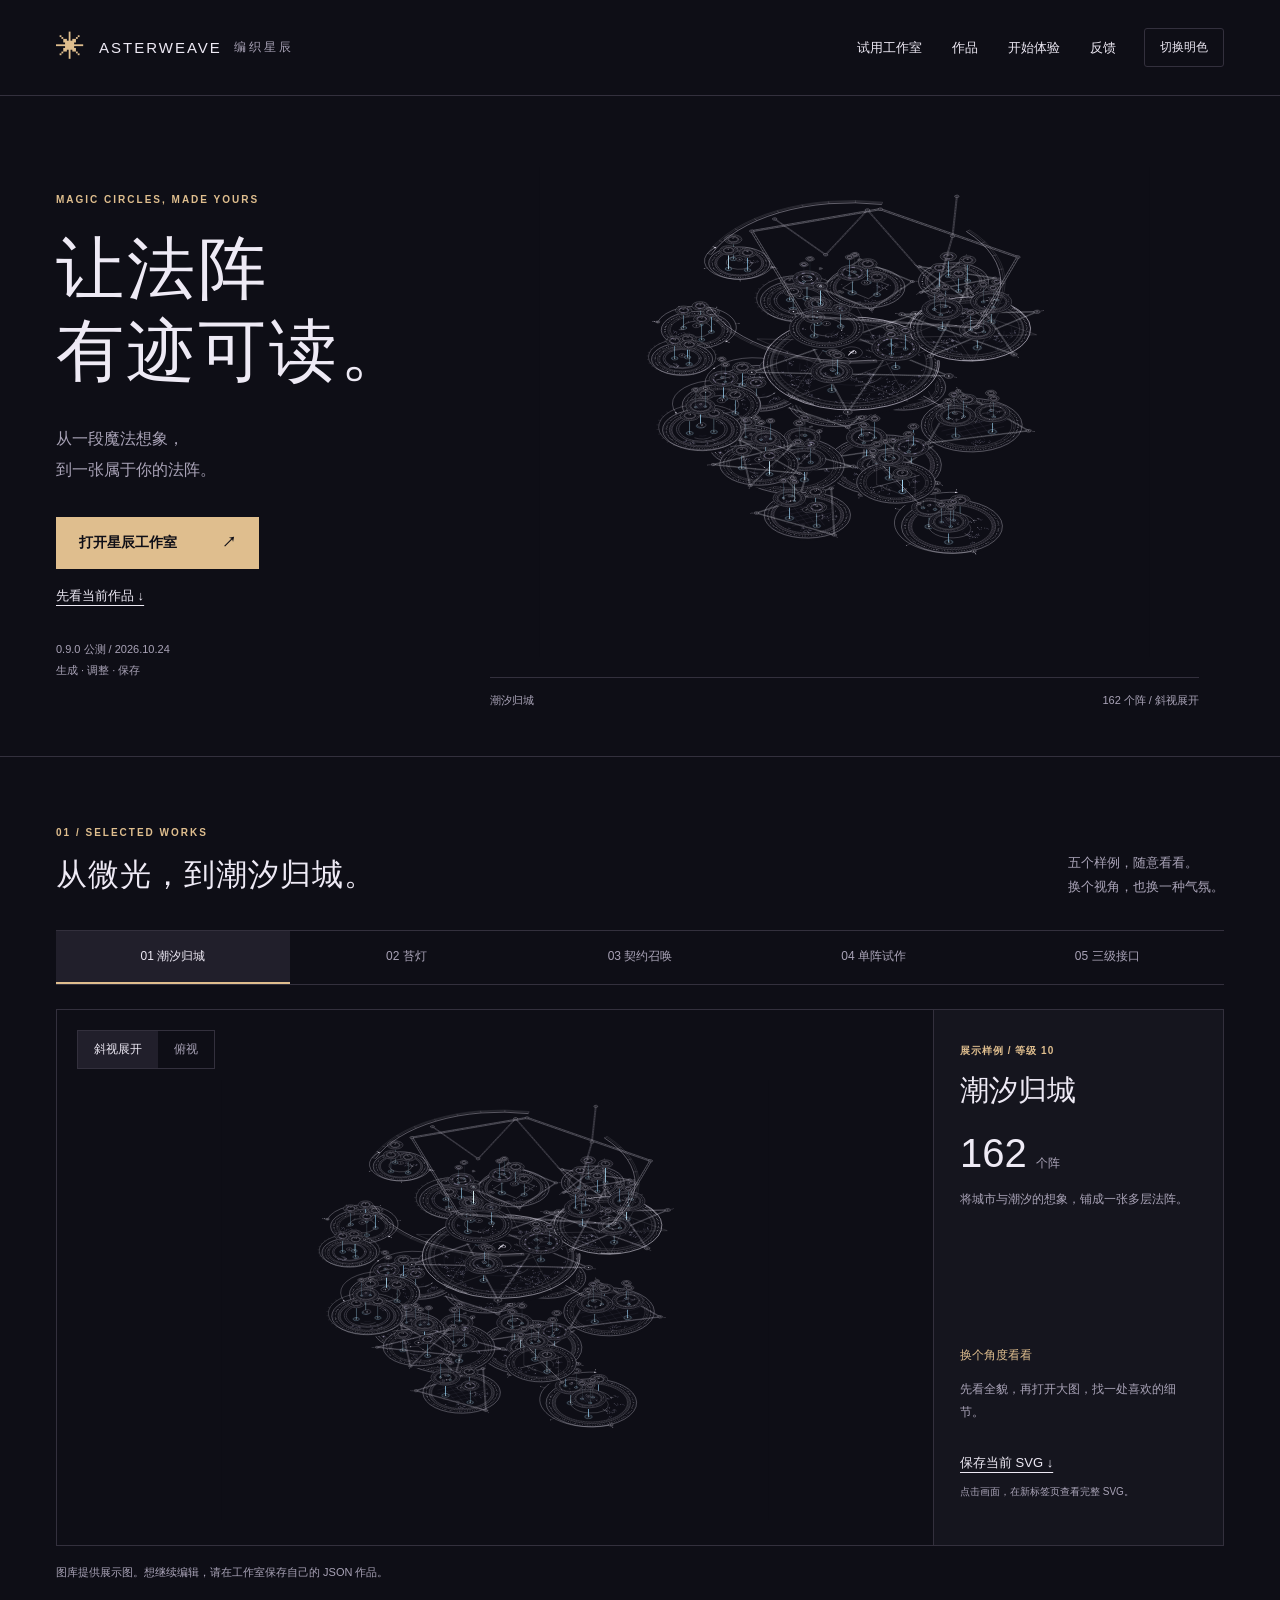
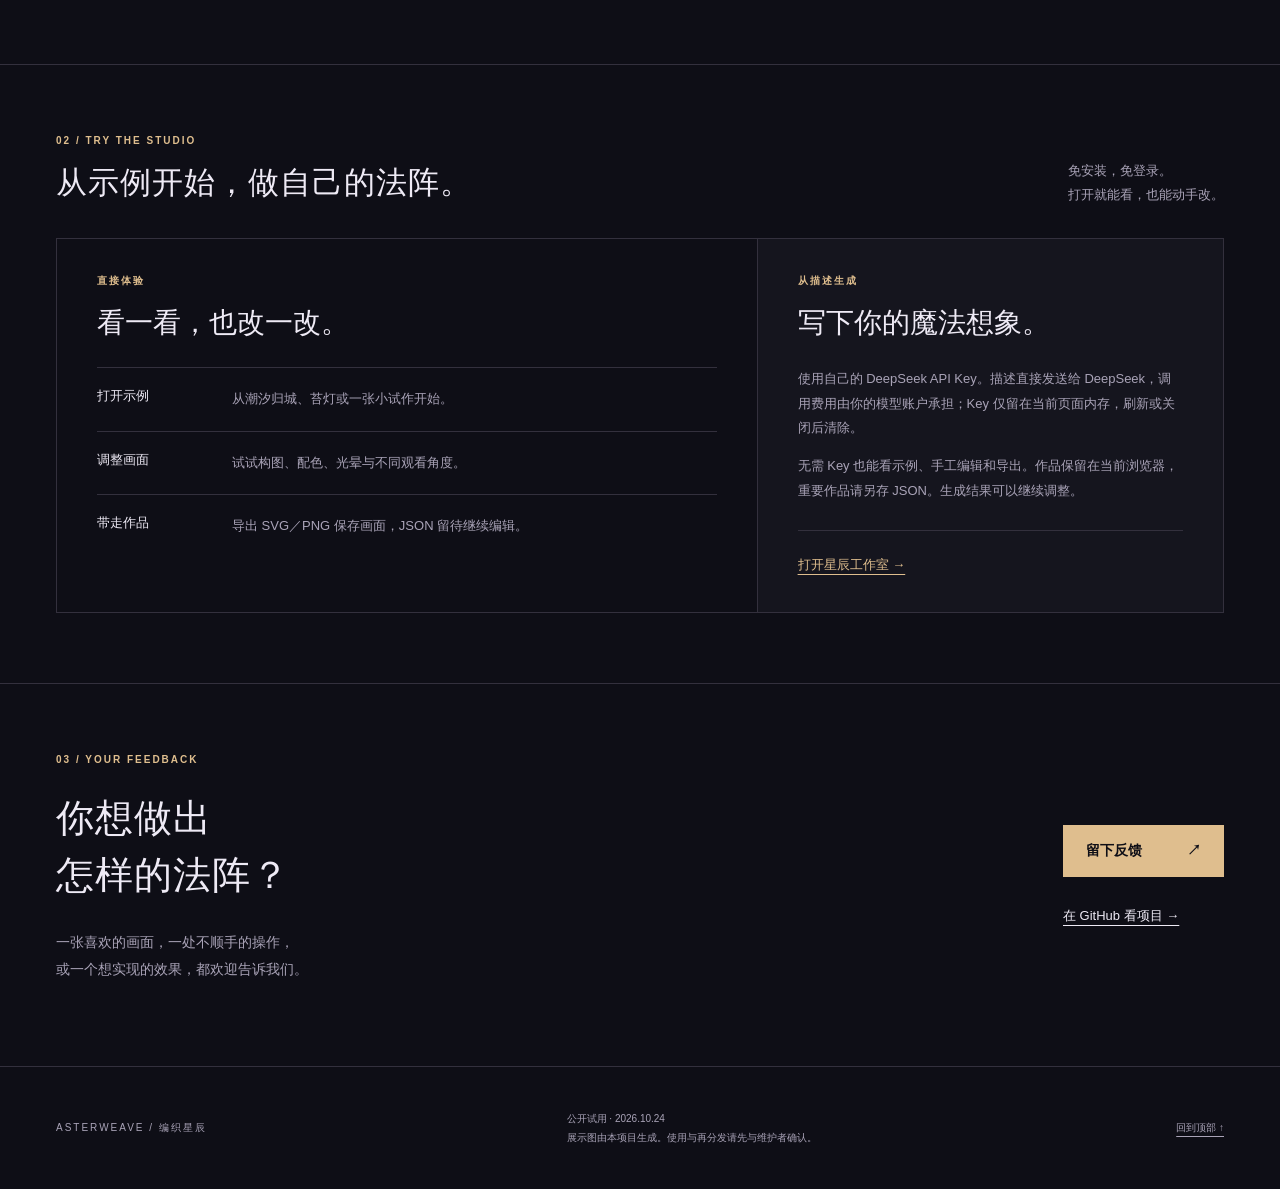
<file: index.html>
<!doctype html>
<html lang="zh-CN">
<head>
  <meta charset="utf-8">
  <meta name="viewport" content="width=device-width,initial-scale=1">
  <meta name="description" content="Asterweave 编织星辰：生成、调整和保存你的法阵。浏览作品，或打开星辰工作室试用。">
  <title>Asterweave · 编织星辰</title>
  <link rel="stylesheet" href="showcase.css">
  <script src="showcase.js" defer></script>
</head>
<body>
  <a class="skip" href="#works">跳到作品</a>
  <header class="masthead wrap">
    <a class="brand" href="#"><span class="brand-mark" aria-hidden="true">✳</span> ASTERWEAVE <span class="brand-cn">编织星辰</span></a>
    <nav aria-label="主导航"><a href="try/">试用工作室</a><a href="#works">作品</a><a href="#try-it">开始体验</a><a href="#join">反馈</a></nav>
    <button class="theme" type="button" aria-pressed="false">切换明色</button>
  </header>
  <main>
    <section class="hero wrap" aria-labelledby="intro-title">
      <div class="hero-copy">
        <p class="eyebrow">MAGIC CIRCLES, MADE YOURS</p>
        <h1 id="intro-title">让法阵<br>有迹可读。</h1>
        <p class="lead">从一段魔法想象，<br>到一张属于你的法阵。</p>
        <a class="cta" href="try/">打开星辰工作室 <span aria-hidden="true">↗</span></a><br>
        <a class="text-link" href="#works">先看当前作品 ↓</a>
        <p class="edition">0.9.0 公测 / 2026.10.24<br>生成 · 调整 · 保存</p>
      </div>
      <figure class="hero-art"><img data-hero src="assets/tidal-city-dark-oblique.svg" alt="潮汐归城，162 个阵的斜视展开" fetchpriority="high"><figcaption><span>潮汐归城</span><span>162 个阵 / 斜视展开</span></figcaption></figure>
    </section>
    <section class="works wrap section" id="works" aria-labelledby="works-title">
      <div class="section-head"><div><p class="eyebrow">01 / SELECTED WORKS</p><h2 id="works-title">从微光，到潮汐归城。</h2></div><p>五个样例，随意看看。<br>换个视角，也换一种气氛。</p></div>
      <div class="selectors" role="group" aria-label="选择作品">
        <button type="button" data-work="tidal-city" aria-pressed="true">01 潮汐归城</button><button type="button" data-work="moss-lamp" aria-pressed="false">02 苔灯</button><button type="button" data-work="contract" aria-pressed="false">03 契约召唤</button><button type="button" data-work="single" aria-pressed="false">04 单阵试作</button><button type="button" data-work="chain" aria-pressed="false">05 三级接口</button>
      </div>
      <div class="exhibit">
        <div class="exhibit-image"><div class="view-controls" role="group" aria-label="观看角度"><button type="button" data-mode="oblique" aria-pressed="true">斜视展开</button><button type="button" data-mode="flat" aria-pressed="false">俯视</button></div><a id="art-link" href="assets/tidal-city-dark-oblique.svg" target="_blank" rel="noopener" aria-label="打开潮汐归城完整 SVG"><img id="art-image" src="assets/tidal-city-dark-oblique.svg" alt="潮汐归城，斜视展开" decoding="async"></a></div>
        <aside class="exhibit-note" aria-live="polite"><div><p class="eyebrow" id="work-kind">展示样例 / 等级 10</p><h3 id="work-title">潮汐归城</h3><p class="work-count"><strong id="work-count">162</strong> 个阵</p><p id="work-description">将城市与潮汐的想象，铺成一张多层法阵。</p></div><div><p class="look-label">换个角度看看</p><p id="work-look">先看全貌，再打开大图，找一处喜欢的细节。</p><a class="text-link" id="download" href="assets/tidal-city-dark-oblique.svg" download>保存当前 SVG ↓</a><p class="small" id="image-status" role="status">点击画面，在新标签页查看完整 SVG。</p></div></aside>
      </div>
      <p class="footnote">图库提供展示图。想继续编辑，请在工作室保存自己的 JSON 作品。</p>
      <noscript><p>直接查看：<a href="assets/tidal-city-dark-oblique.svg">潮汐归城</a> · <a href="assets/moss-lamp-dark-oblique.svg">苔灯</a> · <a href="assets/contract-dark-oblique.svg">契约召唤</a> · <a href="assets/single-dark-oblique.svg">单阵</a> · <a href="assets/chain-dark-oblique.svg">三级接口</a>。</p></noscript>
    </section>
    <section class="wrap section" id="try-it" aria-labelledby="try-title">
      <div class="section-head"><div><p class="eyebrow">02 / TRY THE STUDIO</p><h2 id="try-title">从示例开始，做自己的法阵。</h2></div><p>免安装，免登录。<br>打开就能看，也能动手改。</p></div>
      <div class="progress-grid">
        <div class="progress-now"><p class="eyebrow">直接体验</p><h3>看一看，也改一改。</h3><ul><li><strong>打开示例</strong><span>从潮汐归城、苔灯或一张小试作开始。</span></li><li><strong>调整画面</strong><span>试试构图、配色、光晕与不同观看角度。</span></li><li><strong>带走作品</strong><span>导出 SVG／PNG 保存画面，JSON 留待继续编辑。</span></li></ul></div>
        <div class="progress-next"><p class="eyebrow">从描述生成</p><h3>写下你的魔法想象。</h3><p>使用自己的 DeepSeek API Key。描述直接发送给 DeepSeek，调用费用由你的模型账户承担；Key 仅留在当前页面内存，刷新或关闭后清除。</p><p>无需 Key 也能看示例、手工编辑和导出。作品保留在当前浏览器，重要作品请另存 JSON。生成结果可以继续调整。</p><div class="availability"><a href="try/">打开星辰工作室 →</a></div></div>
      </div>
    </section>
    <section class="join wrap section" id="join"><div><p class="eyebrow">03 / YOUR FEEDBACK</p><h2>你想做出<br>怎样的法阵？</h2><p>一张喜欢的画面，一处不顺手的操作，<br>或一个想实现的效果，都欢迎告诉我们。</p></div><div class="join-actions"><a class="cta" href="https://github.com/JizhiShiroppu/Asterweave-public/issues/new/choose">留下反馈 <span aria-hidden="true">↗</span></a><a class="text-link" href="https://github.com/JizhiShiroppu/Asterweave-public">在 GitHub 看项目 →</a></div></section>
  </main>
  <footer class="wrap footer"><span>ASTERWEAVE / 编织星辰</span><p>公开试用 · 2026.10.24<br>展示图由本项目生成。使用与再分发请先与维护者确认。</p><a href="#">回到顶部 ↑</a></footer>
</body>
</html>
</file>
<file: showcase.css>
:root{color-scheme:dark;--bg:#0e0e16;--panel:#15151e;--ink:#eeeaf5;--muted:#a9a3b7;--line:#33303d;--accent:#dfbe8e;--soft:#211f2b;font-family:'Segoe UI','Microsoft YaHei',sans-serif;color:var(--ink);background:var(--bg)}
:root[data-theme=light]{color-scheme:light;--bg:#f7f5fb;--panel:#eeebf3;--ink:#282235;--muted:#665e75;--line:#d4ccdf;--accent:#80531f;--soft:#e6dfec}*{box-sizing:border-box}html{scroll-behavior:smooth;scroll-padding-top:30px}body{margin:0}button,a{-webkit-tap-highlight-color:transparent}button{font:inherit;cursor:pointer}a{color:inherit;text-underline-offset:5px}a:focus-visible,button:focus-visible{outline:2px solid var(--accent);outline-offset:5px}button{color:var(--ink)}.wrap{max-width:1440px;margin-inline:auto;padding-inline:56px}.masthead{height:96px;display:flex;align-items:center;gap:28px;border-bottom:1px solid var(--line)}.brand{text-decoration:none;letter-spacing:2px;font-size:15px;display:flex;align-items:center;gap:12px}.brand-mark{color:var(--accent);font-size:29px}.brand-cn{font-size:12px;letter-spacing:3px;color:var(--muted)}nav{display:flex;gap:30px;margin-left:auto;font-size:13px}nav a{text-decoration:none}.theme{background:transparent;border:1px solid var(--line);padding:10px 15px;font-size:12px;border-radius:3px}.hero{display:grid;grid-template-columns:35% 65%;min-height:660px;align-items:center;padding-block:68px 45px}.eyebrow{font-size:10px;font-weight:600;letter-spacing:2px;color:var(--accent);margin:0 0 24px}.hero h1{font-family:'Songti SC','SimSun',serif;font-size:clamp(52px,5.3vw,82px);font-weight:400;line-height:1.2;letter-spacing:3px;margin:0 0 32px}.lead{font-size:16px;line-height:1.9;color:var(--muted);margin:0 0 32px}.cta{display:inline-flex;align-items:center;justify-content:space-between;gap:45px;padding:16px 22px;background:var(--accent);color:var(--bg);font-size:14px;font-weight:600;text-decoration:none;border:1px solid var(--accent)}.cta:hover{filter:brightness(1.1)}.edition{font-size:11px;line-height:1.9;color:var(--muted);margin:34px 0 0}.hero-art{margin:0;min-width:0}.hero-art img{width:100%;height:490px;object-fit:contain;display:block}.hero-art figcaption{margin:20px 25px 0;display:flex;justify-content:space-between;font-size:11px;color:var(--muted);border-top:1px solid var(--line);padding-top:15px}.section{padding-block:70px;border-top:1px solid var(--line)}.section-head{display:flex;justify-content:space-between;align-items:flex-end;gap:30px;margin-bottom:32px}.section-head .eyebrow{margin-bottom:14px}h2{font-size:clamp(24px,2.4vw,34px);line-height:1.5;font-weight:400;letter-spacing:1px;margin:0}.section-head>p{color:var(--muted);font-size:13px;line-height:1.8;margin:0}h3{font-weight:400}.selectors{display:flex;flex-wrap:wrap;border-top:1px solid var(--line);border-bottom:1px solid var(--line);margin-bottom:24px}.selectors button{background:none;border:0;border-bottom:2px solid transparent;padding:17px 20px;font-size:12px;color:var(--muted);flex:1;white-space:nowrap}.selectors button[aria-pressed=true]{border-bottom-color:var(--accent);color:var(--ink);background:var(--soft)}.exhibit{display:grid;grid-template-columns:minmax(0,1fr) 290px;border:1px solid var(--line)}.exhibit-image{position:relative;min-width:0}.view-controls{position:absolute;top:20px;left:20px;z-index:1;display:flex;border:1px solid var(--line);background:var(--bg)}.view-controls button{background:none;border:0;padding:10px 16px;font-size:12px;color:var(--muted)}.view-controls button[aria-pressed=true]{background:var(--soft);color:var(--ink)}#art-link{display:block;padding:70px 20px 25px}#art-image{display:block;width:100%;height:440px;object-fit:contain}.exhibit-note{border-left:1px solid var(--line);padding:34px 26px;display:flex;flex-direction:column;justify-content:space-between;gap:32px;background:var(--panel)}.exhibit-note .eyebrow{font-size:10px;letter-spacing:1px;margin:0 0 12px}.exhibit-note h3{font-size:29px;line-height:1.4;margin:0 0 20px}.work-count{font-size:12px;color:var(--muted)}.work-count strong{font-weight:300;font-size:40px;color:var(--ink);padding-right:6px}.exhibit-note p:not(.eyebrow):not(.work-count){font-size:12px;line-height:1.9;color:var(--muted)}.exhibit-note .look-label{color:var(--accent)!important;margin-bottom:5px}.text-link{font-size:13px;display:inline-block;margin-top:18px}.small{font-size:10px!important}.footnote{font-size:11px;color:var(--muted);line-height:1.8;margin-top:17px}.layers{display:grid;grid-template-columns:repeat(4,1fr);border-top:1px solid var(--line);border-bottom:1px solid var(--line)}.layers article{padding:28px 30px;border-left:1px solid var(--line)}.layers article:first-child{padding-left:0;border-left:0}.layers span{font-size:11px;color:var(--accent)}.layers h3{font-size:24px;margin:20px 0 12px}.layers p{font-size:13px;line-height:1.9;color:var(--muted);margin:0}.reading{display:grid;grid-template-columns:1fr 2fr;gap:40px;margin-top:30px}.reading h3{font-size:20px;margin:0}.reading p{font-size:13px;line-height:1.9;color:var(--muted);margin:0}.progress-grid{display:grid;grid-template-columns:3fr 2fr;border:1px solid var(--line)}.progress-grid>div{padding:35px 40px}.progress-grid h3{font-size:28px;margin:0 0 25px}.progress-next{background:var(--panel);border-left:1px solid var(--line)}.progress-grid .eyebrow{margin-bottom:16px}.progress-grid ul{list-style:none;padding:0;margin:0}.progress-grid li{display:grid;grid-template-columns:120px 1fr;gap:15px;border-top:1px solid var(--line);padding:19px 0}.progress-grid li:last-child{padding-bottom:0}.progress-grid strong{font-size:13px;font-weight:500}.progress-grid span,.progress-next p:not(.eyebrow){font-size:13px;line-height:1.9;color:var(--muted)}.availability{border-top:1px solid var(--line);padding-top:22px;margin-top:27px;font-size:13px;line-height:1.8;color:var(--accent)}.join{display:flex;justify-content:space-between;align-items:center;gap:40px}.join h2{font-size:clamp(29px,3vw,43px)}.join p:not(.eyebrow){font-size:14px;color:var(--muted);line-height:1.9;margin-top:25px}.join-actions{display:flex;flex-direction:column;align-items:flex-start;gap:12px}.footer{display:flex;align-items:center;justify-content:space-between;gap:25px;padding-block:32px;border-top:1px solid var(--line);font-size:10px;color:var(--muted)}.footer>span{letter-spacing:2px}.footer p{line-height:1.9}.skip{position:fixed;top:-100px;left:20px;padding:12px;z-index:5;background:var(--bg)}.skip:focus{top:10px}@media(min-width:1600px){.hero{min-height:730px}.hero-art img{height:540px}}@media(max-width:1000px){.wrap{padding-inline:28px}.brand-cn{display:none}nav{gap:20px}.hero{grid-template-columns:38% 62%;min-height:590px}.hero-art img{height:420px}.hero h1{font-size:clamp(40px,5.7vw,56px)}.lead{font-size:14px}.section-head{align-items:flex-start;flex-direction:column;gap:16px}.section-head>p br{display:none}.exhibit{grid-template-columns:minmax(0,1fr) 235px}.exhibit-note{padding:25px 20px}.exhibit-note h3{font-size:25px}.progress-grid>div{padding:28px}.progress-grid li{grid-template-columns:1fr;gap:7px}.selectors button{padding-inline:12px}}@media(max-width:640px){.wrap{padding-inline:20px}.masthead{height:76px;gap:14px;flex-wrap:wrap}.brand{font-size:12px;gap:7px;letter-spacing:1px}.brand-mark{font-size:24px}.theme{margin-left:auto;font-size:11px;padding:8px 10px}nav{display:none}.hero{grid-template-columns:1fr;padding-block:40px 28px;gap:20px}.hero h1{font-size:53px;line-height:1.15;margin-bottom:24px}.hero h1 br{display:block}.hero .eyebrow{font-size:9px;margin-bottom:20px}.lead{font-size:14px;margin-bottom:24px}.edition{margin-top:22px;font-size:10px}.hero-art img{height:280px}.hero-art figcaption{margin:5px 0 0}.section{padding-block:42px}.section-head{margin-bottom:24px}h2{font-size:24px;letter-spacing:0}.selectors{display:grid;grid-template-columns:repeat(3,1fr);gap:0}.selectors button{font-size:11px;padding:14px 5px}.exhibit{grid-template-columns:1fr}#art-link{padding:65px 10px 20px}#art-image{height:290px}.view-controls{top:14px;left:14px}.exhibit-note{border-left:0;border-top:1px solid var(--line);display:grid;grid-template-columns:1fr;gap:12px;padding:24px}.exhibit-note h3{margin-bottom:10px}.work-count{margin:8px 0}.work-count strong{font-size:32px}.exhibit-note p{margin-block:8px}.exhibit-note .text-link{margin-top:10px}.layers{grid-template-columns:repeat(2,1fr)}.layers article{padding:23px!important}.layers article:nth-child(odd){border-left:0;padding-left:0!important}.layers article:nth-child(n+3){border-top:1px solid var(--line)}.layers h3{font-size:22px;margin:12px 0 8px}.layers p{font-size:12px}.reading{grid-template-columns:1fr;gap:15px;margin-top:24px}.progress-grid{grid-template-columns:1fr}.progress-grid>div{padding:25px}.progress-next{border-left:0;border-top:1px solid var(--line)}.join{align-items:flex-start;flex-direction:column;gap:20px}.join h2{font-size:30px}.join p:not(.eyebrow){font-size:13px}.footer{align-items:flex-start;flex-direction:column;gap:10px}.footer p{margin:0}}@media(prefers-reduced-motion:reduce){html{scroll-behavior:auto}}
</file>
